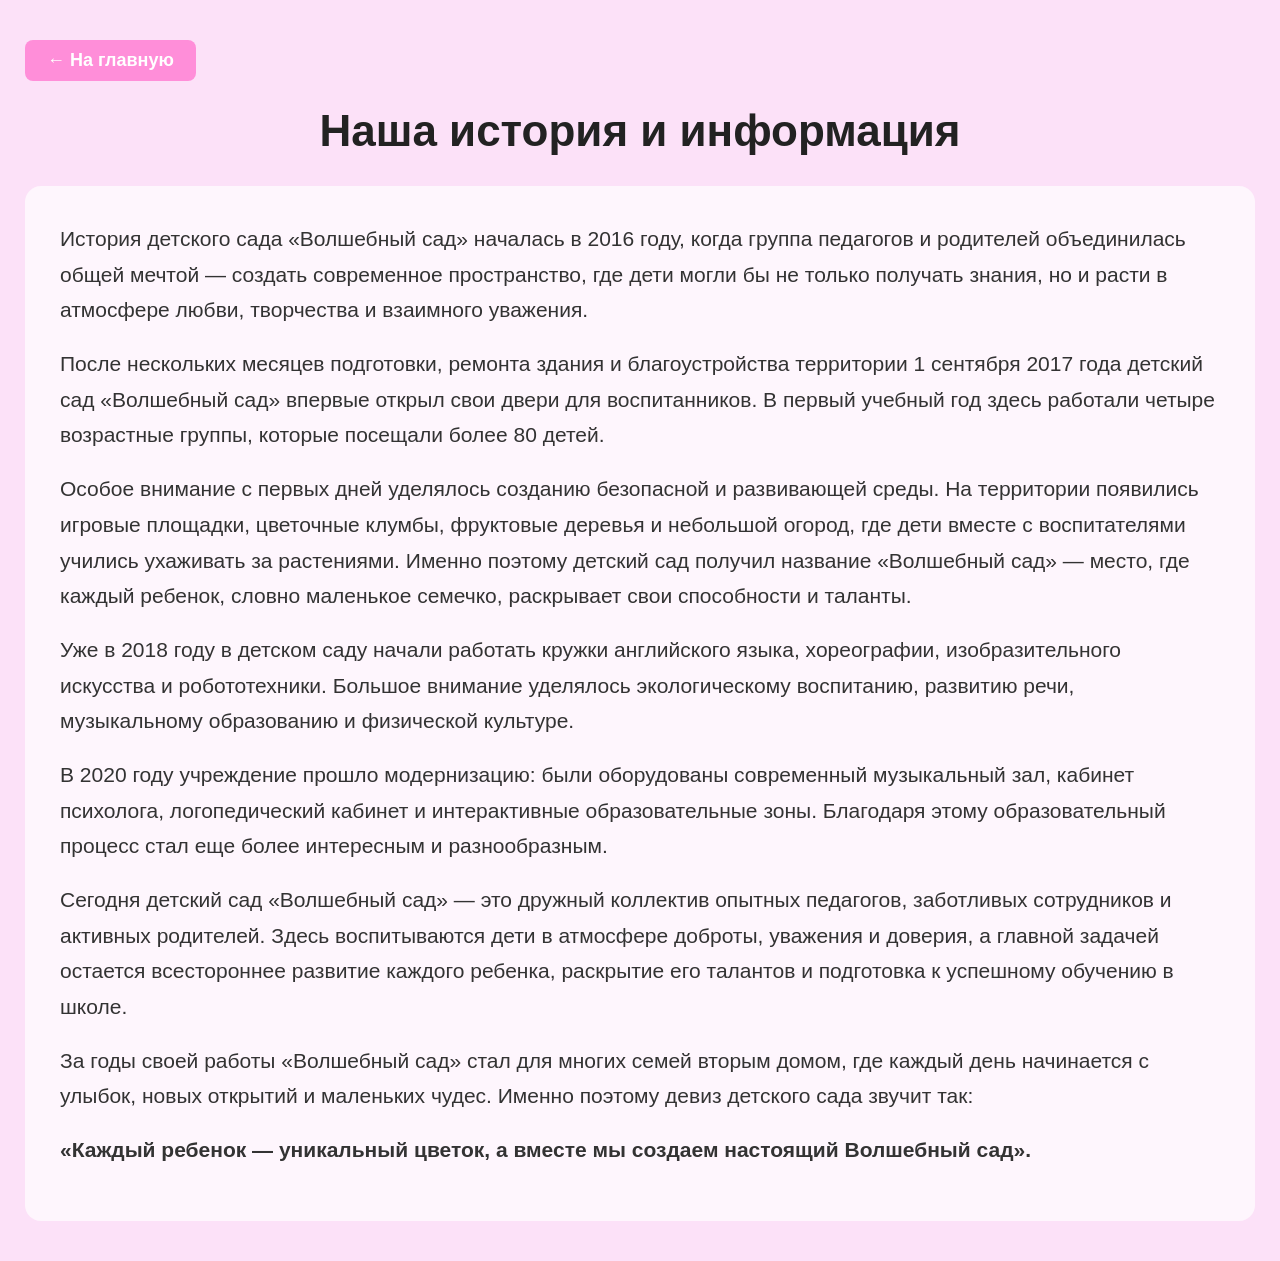
<file: info.html>
<!DOCTYPE html>
<html lang="ru">
<head>
    <meta charset="UTF-8">
    <meta name="viewport" content="width=device-width, initial-scale=1.0">
    <title>Info</title>
    <link rel="stylesheet" href="style.css">
</head>
<body>
    <div class="inner-page">
        <div class="back-bar">
            <a href="./index.html" class="back-link">← На главную</a>
        </div>
        <div class="zag">
            <h1 class="uut">Наша история и информация</h1>
        </div>
        <div class="pp">
            <p>История детского сада «Волшебный сад» началась в 2016 году, когда группа педагогов и родителей объединилась общей мечтой — создать современное пространство, где дети могли бы не только получать знания, но и расти в атмосфере любви, творчества и взаимного уважения.</p>
            <p>После нескольких месяцев подготовки, ремонта здания и благоустройства территории 1 сентября 2017 года детский сад «Волшебный сад» впервые открыл свои двери для воспитанников. В первый учебный год здесь работали четыре возрастные группы, которые посещали более 80 детей.</p>
            <p>Особое внимание с первых дней уделялось созданию безопасной и развивающей среды. На территории появились игровые площадки, цветочные клумбы, фруктовые деревья и небольшой огород, где дети вместе с воспитателями учились ухаживать за растениями. Именно поэтому детский сад получил название «Волшебный сад» — место, где каждый ребенок, словно маленькое семечко, раскрывает свои способности и таланты.</p>
            <p>Уже в 2018 году в детском саду начали работать кружки английского языка, хореографии, изобразительного искусства и робототехники. Большое внимание уделялось экологическому воспитанию, развитию речи, музыкальному образованию и физической культуре.</p>
            <p>В 2020 году учреждение прошло модернизацию: были оборудованы современный музыкальный зал, кабинет психолога, логопедический кабинет и интерактивные образовательные зоны. Благодаря этому образовательный процесс стал еще более интересным и разнообразным.</p>
            <p>Сегодня детский сад «Волшебный сад» — это дружный коллектив опытных педагогов, заботливых сотрудников и активных родителей. Здесь воспитываются дети в атмосфере доброты, уважения и доверия, а главной задачей остается всестороннее развитие каждого ребенка, раскрытие его талантов и подготовка к успешному обучению в школе.</p>
            <p>За годы своей работы «Волшебный сад» стал для многих семей вторым домом, где каждый день начинается с улыбок, новых открытий и маленьких чудес. Именно поэтому девиз детского сада звучит так:</p>
            <p><strong>«Каждый ребенок — уникальный цветок, а вместе мы создаем настоящий Волшебный сад».</strong></p>
        </div>
    </div>
</body>
</html>
</file>
<file: style.css>
* {
    font-family: Arial, Helvetica, sans-serif;
    padding: 0;
    margin: 0;
    box-sizing: border-box;
}

body {
    background-color: rgb(252, 225, 248);
    overflow-x: hidden;
    color: #222;
}

img {
    max-width: 100%;
    height: auto;
    display: block;
}

/* ==================== ШАПКА И ПЕРВЫЙ ЭКРАН (index.html) ==================== */
.head {
    background-image: url(./img/finaly.png);
    background-repeat: no-repeat;
    background-size: 100% 100%; /* Фон полностью помещается по ширине и высоте без обрезки круга */
    background-position: top center;
    width: 100%;
    padding: 35px 40px 40px;
}

.upper {
    width: 100%;
    margin-bottom: 40px;
}

.icons {
    display: flex;
    align-items: center;
    gap: 80px;
    margin-left: 20px;
}

.icons a {
    color: rgb(252, 159, 255);
    text-decoration: none;
    display: inline-flex;
    align-items: center;
    justify-content: center;
    transition: transform 0.3s ease, color 0.3s ease;
}

.icons svg {
    width: 42px;
    height: 42px;
}

.icons a:hover {
    transform: scale(1.1);
    color: rgb(197, 139, 199);
}

.tu {
    display: flex;
    align-items: center;
    justify-content: space-between;
    max-width: 1650px;
    margin: 20px auto 0;
    gap: 40px;
}

.re {
    width: 48%;
    max-width: 700px;
    height: auto;
}

.lt {
    flex: 1;
    display: flex;
    flex-direction: column;
    align-items: center;
    text-align: center;
}

.yu {
    color: #e9b60e;
    font-size: clamp(34px, 5vw, 75px);
    -webkit-text-stroke: 2px rgb(22, 22, 22);
    line-height: 1.15;
    transition: transform 0.3s ease, color 0.3s ease;
}

.yu:hover {
    color: #ca9f0f;
    transform: scale(1.04);
}

.butt {
    display: flex;
    justify-content: center;
    margin-top: 30px;
}

.btn {
    color: azure;
    width: 280px;
    height: 70px;
    font-size: 26px;
    font-weight: bold;
    background-color: #e9b60e;
    border: none;
    border-radius: 8px;
    cursor: pointer;
    transition: all 0.3s ease;
}

.btn:hover {
    transform: scale(1.06);
    color: rgb(230, 230, 230);
    background-color: #ca9f0f;
}

/* ==================== НАВИГАЦИЯ ==================== */
.header {
    display: flex;
    align-items: center;
    justify-content: space-between;
    padding: 10px 60px;
    border: 2px solid rgba(177, 177, 177, 0.774);
    border-top: none;
    width: 100%;
    background-color: rgba(255, 255, 255, 0.35);
}

.logo {
    width: 140px;
    height: auto;
    transition: transform 0.3s ease;
}

.logo:hover {
    transform: scale(1.03);
}

nav {
    display: flex;
    gap: 60px;
    font-size: x-large;
}

nav a {
    text-decoration: none;
    color: rgb(95, 95, 95);
    transition: all 0.3s ease;
}

nav a:hover {
    transform: scale(1.08);
    color: rgb(37, 37, 37);
    text-decoration: underline;
}

/* ==================== БЛОК О НАС (index.html) ==================== */
.about-sec {
    position: relative;
    max-width: 1600px;
    margin: 70px auto;
    padding: 0 40px;
}

.info {
    display: flex;
    justify-content: center;
    align-items: center;
    margin-bottom: 30px;
}

.rt {
    width: 220px;
    height: auto;
    transition: transform 0.3s ease;
}

.rt:hover {
    transform: scale(1.08);
}

.about-content {
    display: flex;
    justify-content: space-between;
    align-items: center;
    gap: 40px;
}

.ki {
    flex: 1;
}

.tt {
    font-size: clamp(24px, 3vw, 36px);
    transition: all 0.3s ease;
}

.tt:hover {
    color: #e9b60e;
    -webkit-text-stroke: 1px rgb(22, 22, 22);
}

.ul, .lu, .luu {
    font-size: clamp(18px, 2vw, 24px);
    margin-top: 22px;
    color: #333;
}

.btnb {
    color: rgb(255, 255, 255);
    width: 260px;
    height: 60px;
    font-size: 20px;
    font-weight: bold;
    background-color: #ff8ed9;
    border: none;
    border-radius: 8px;
    cursor: pointer;
    transition: all 0.3s ease;
}

.btnb:hover {
    transform: scale(1.06);
    color: rgb(230, 230, 230);
    background-color: #d86ab3;
}

.mal {
    width: 340px;
    max-width: 100%;
    height: auto;
    transition: transform 0.3s ease;
}

.mal:hover {
    transform: scale(1.05);
}

/* ==================== ЧАСТЫЕ ВОПРОСЫ (FAQ) ==================== */
.faq-section {
    max-width: 1500px;
    margin: 80px auto;
    padding: 0 30px;
}

.hu {
    display: flex;
    justify-content: center;
    text-align: center;
    margin-bottom: 50px;
}

.kj {
    font-size: clamp(24px, 3vw, 36px);
    transition: all 0.3s ease;
}

.kj:hover {
    color: #e9b60e;
    -webkit-text-stroke: 1px rgb(22, 22, 22);
}

.faq-grid {
    display: grid;
    grid-template-columns: repeat(3, 1fr);
    gap: 40px 30px;
    text-align: center;
}

.faq-item {
    background-color: rgba(255, 255, 255, 0.55);
    padding: 25px 20px;
    border-radius: 14px;
    box-shadow: 0 4px 12px rgba(0, 0, 0, 0.05);
}

.faq-item h3 {
    font-size: 20px;
    margin-bottom: 14px;
    color: #222;
}

.faq-item p {
    font-size: 18px;
    color: #48555B;
}

/* ==================== ПРИСОЕДИНЯЙТЕСЬ И ФУТЕР ==================== */
.la {
    display: flex;
    justify-content: center;
    text-align: center;
    margin-top: 100px;
    padding: 0 20px;
}

.lah {
    font-size: clamp(26px, 3.5vw, 40px);
    transition: all 0.3s ease;
}

.lah:hover {
    transform: scale(1.05);
    color: #e9b60e;
    -webkit-text-stroke: 1px rgb(22, 22, 22);
}

.lab {
    display: flex;
    justify-content: center;
    margin-top: 30px;
}

.btnn {
    color: rgb(255, 255, 255);
    width: 280px;
    height: 60px;
    font-size: 20px;
    font-weight: bold;
    background-color: #ff8ed9;
    border: none;
    border-radius: 8px;
    cursor: pointer;
    transition: all 0.3s ease;
}

.btnn:hover {
    transform: scale(1.07);
    color: rgb(230, 230, 230);
    background-color: #d86ab3;
}

.last {
    margin-top: 70px;
    width: 100%;
}

.fot {
    width: 100%;
    height: auto;
}

/* ==================== ВНУТРЕННИЕ СТРАНИЦЫ (info, about, a2, lastavt) ==================== */
.inner-page {
    max-width: 1400px;
    margin: 40px auto;
    padding: 0 25px;
}

.back-bar {
    margin-bottom: 25px;
}

.back-link {
    display: inline-block;
    text-decoration: none;
    background-color: #ff8ed9;
    color: #fff;
    padding: 10px 22px;
    border-radius: 8px;
    font-size: 18px;
    font-weight: bold;
    transition: background-color 0.3s ease;
}

.back-link:hover {
    background-color: #d86ab3;
}

.zag, .pers, .deti, .text {
    display: flex;
    justify-content: center;
    text-align: center;
    margin-bottom: 30px;
}

.uut, .pers h1, .deti h1, .z {
    font-size: clamp(26px, 4vw, 44px);
    font-weight: bold;
    color: #222;
}

.pp {
    background-color: rgba(255, 255, 255, 0.7);
    padding: 35px;
    border-radius: 16px;
    font-size: clamp(16px, 1.8vw, 21px);
    line-height: 1.7;
    color: #333;
}

.pp p {
    margin-bottom: 18px;
}

.cs, .det, .de {
    display: flex;
    justify-content: center;
    width: 100%;
}

.imn, .t {
    width: 100%;
    max-width: 1100px;
    height: auto;
    border-radius: 12px;
}

/* Ограничиваем размер скриншота с номером, чтобы не размывался */
.de img {
    width: auto;
    max-width: 520px;
    width: 100%;
    height: auto;
    border-radius: 16px;
    box-shadow: 0 8px 24px rgba(0, 0, 0, 0.08);
}

/* ==================== ПЛАНШЕТЫ (до 1024px) ==================== */
@media (max-width: 1024px) {
    .head {
        background-size: cover;
    }

    .tu {
        flex-direction: column;
        text-align: center;
    }

    .re {
        width: 80%;
        max-width: 520px;
    }

    .header {
        padding: 15px 30px;
    }

    nav {
        gap: 35px;
        font-size: large;
    }

    .about-content {
        flex-direction: column;
        text-align: center;
    }

    .faq-grid {
        grid-template-columns: repeat(2, 1fr);
    }
}

/* ==================== СМАРТФОНЫ (до 768px) ==================== */
@media (max-width: 768px) {
    .head {
        padding: 20px 15px 40px;
    }

    .upper {
        margin-bottom: 25px;
    }

    .icons {
        justify-content: center;
        gap: 40px;
        margin-left: 0;
    }

    .icons svg {
        width: 32px;
        height: 32px;
    }

    .re {
        width: 100%;
        max-width: 360px;
    }

    .btn {
        width: 230px;
        height: 56px;
        font-size: 20px;
    }

    .header {
        flex-direction: column;
        gap: 15px;
        padding: 15px;
    }

    .logo {
        width: 110px;
    }

    nav {
        gap: 20px;
        font-size: 18px;
        flex-wrap: wrap;
        justify-content: center;
    }

    .about-sec {
        margin: 40px auto;
        padding: 0 15px;
    }

    .rt {
        width: 160px;
    }

    .mal {
        width: 240px;
    }

    .faq-section {
        margin: 50px auto;
        padding: 0 15px;
    }

    .faq-grid {
        grid-template-columns: 1fr;
        gap: 20px;
    }

    .la {
        margin-top: 60px;
    }

    .btnb, .btnn {
        width: 240px;
        height: 54px;
        font-size: 18px;
    }

    .pp {
        padding: 20px;
    }

    .de img {
        max-width: 340px;
    }
}
</file>
